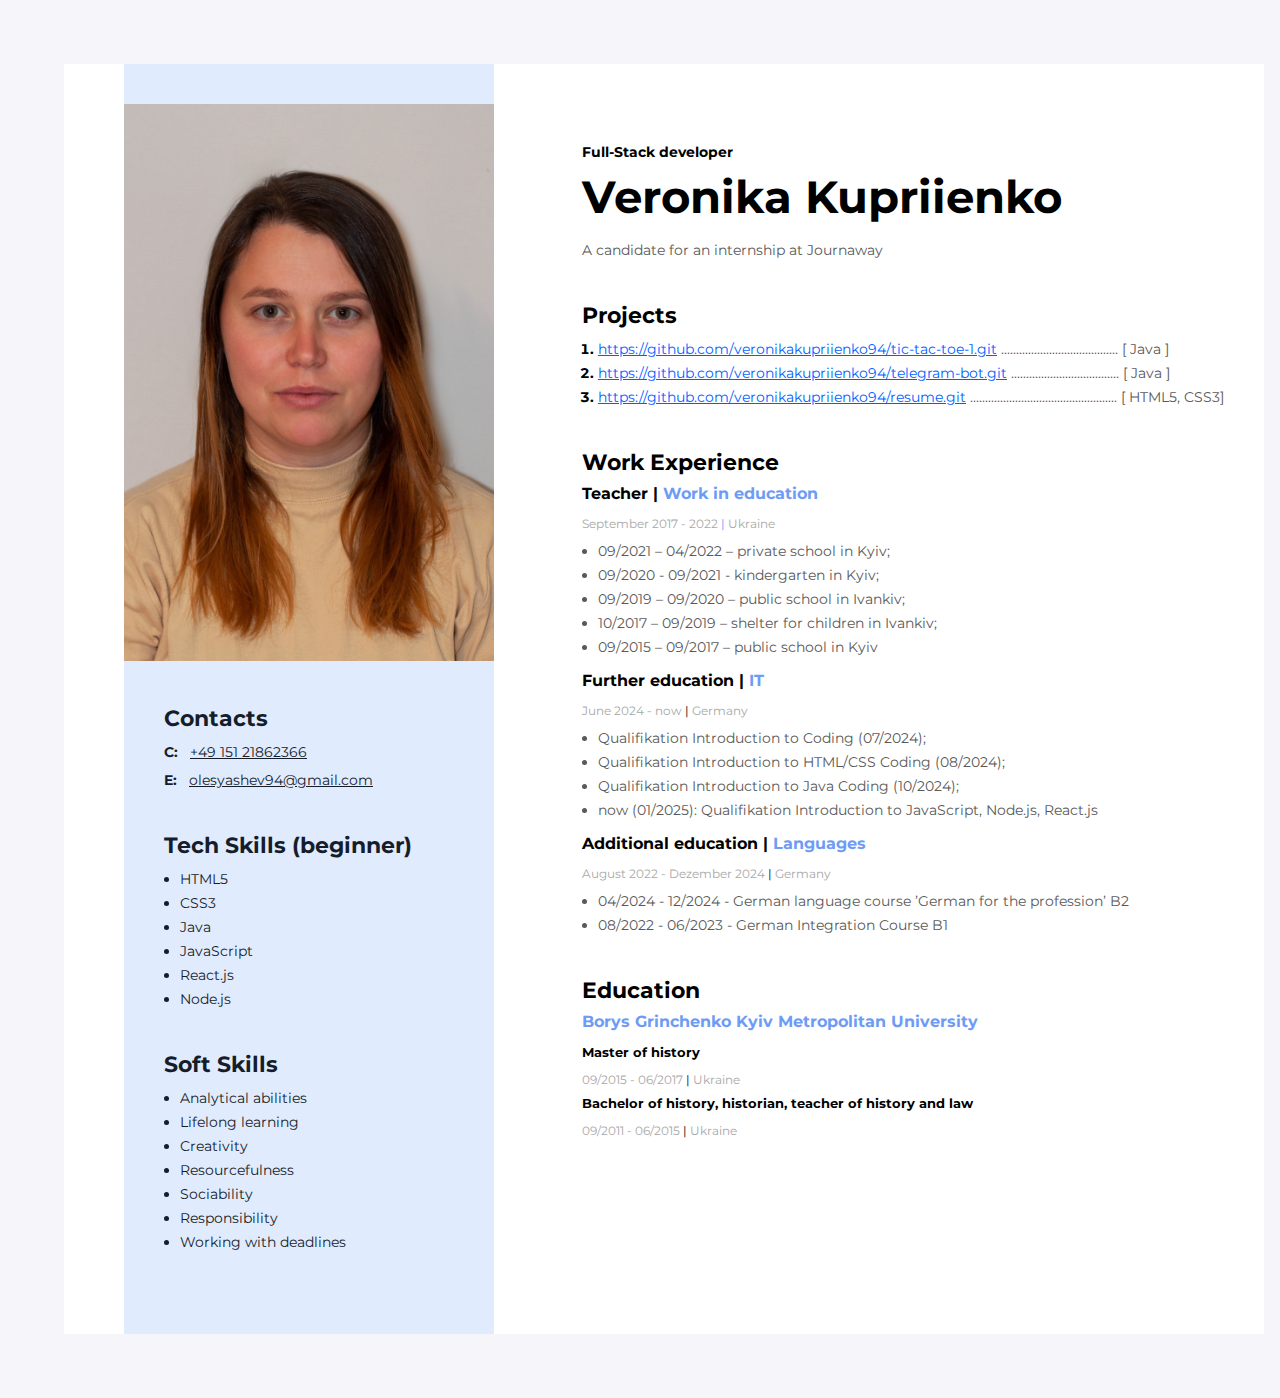
<file: resume project/index.html>
<!DOCTYPE html>
<html lang="en">
<head>
  <meta charset="UTF-8">
  <meta name="viewport" content="width=device-width, initial-scale=1.0">
  <title>My resume</title>
  <link rel="preconnect" href="https://fonts.googleapis.com">
<link rel="preconnect" href="https://fonts.gstatic.com" crossorigin>
<link 
href="https://fonts.googleapis.com/css2?family=Montserrat:wght@100..900&display=swap" 
rel="stylesheet">

  <link rel="stylesheet" href="css/styles.css">
</head>

<body>
<div class="container">
  <!-- Wrapper -->
  <div class="wrapper">

<!-- Main content -->
<div class="main-content">

   <!-- My info -->
   <div class="my-info ">
    <h2 class="my-profession">Full-Stack developer</h2>
    <h1 class="my-name">Veronika Kupriienko</h1>
    <p class="my-descr">A candidate for an internship at Journaway</p>
   </div> 
    <!-- My projects -->
<div class="my-projects-container">
<h3 class="my-projects-titel">Projects</h3>

<ol class="my-projects-list">
<li class="my-project-item">
  <a class="my-project-item-link" href="https://github.com/veronikakupriienko94/tic-tac-toe-1.git" target="_blank">https://github.com/veronikakupriienko94/tic-tac-toe-1.git</a>
<span class="my-project-item-tech">
  .......................................
  [ Java ] </span>

</li>
<li class="my-project-item">
  <a class="my-project-item-link" href="https://github.com/veronikakupriienko94/telegram-bot.git" target="_blank">https://github.com/veronikakupriienko94/telegram-bot.git</a>
  <span class="my-project-item-tech"> 
    ....................................
    [ Java ]</span>
   
</li>
<li class="my-project-item">
  <a class="my-project-item-link" href="https://github.com/veronikakupriienko94/resume.git" target="_blank">https://github.com/veronikakupriienko94/resume.git</a>
 <span class="my-project-item-tech"> 
 .................................................
  [ HTML5, CSS3] </span>

</li>
</ol>
</div>  

 <!-- Work Experience -->
<div>
  <h3 class="work-experience-titel">Work Experience</h3>

<!-- Company 1 -->
 <div class="work-experience-container">
  <h4 class="work-experience-company">Teacher <span class="work-experience-pediod-separator">|</span><span class="company-name"> Work in education</span></h4>
  <p class="work-experience-pediod">September 2017 - 2022  <span class="company-name">|</span>    Ukraine</p>
  
  <ul class="work-experience-duties-list">
    <li class="work-experience-duties-item">09/2021 – 04/2022 – private school in Kyiv;</li>
    <li class="work-experience-duties-item">09/2020 - 09/2021 - kindergarten in Kyiv;</li>
    <li class="work-experience-duties-item">09/2019 – 09/2020 – public school in Ivankiv;</li>
    <li class="work-experience-duties-item">10/2017 – 09/2019 – shelter for children in Ivankiv;</li>
    <li class="work-experience-duties-item">09/2015 – 09/2017 – public school in Kyiv</li>
  </ul>
 </div> 

<!-- Company 2 -->
<div class="work-experience-container">
  <h4 class="work-experience-company"> Further education <span class="work-experience-pediod-separator">|</span><span class="company-name"> IT</span>
  </h4>
  <p class="work-experience-pediod">June 2024  - now  <span class="work-experience-pediod-separator">|</span>    Germany</p>
  <ul class="work-experience-duties-list">
    <li class="work-experience-duties-item">Qualifikation Introduction to Coding (07/2024);</li>
    <li class="work-experience-duties-item">Qualifikation Introduction to HTML/CSS Coding (08/2024);</li>
    <li class="work-experience-duties-item">Qualifikation Introduction to Java Coding (10/2024);</li>
    <li class="work-experience-duties-item">now (01/2025): Qualifikation Introduction to JavaScript, Node.js, React.js</li>
  </ul>
</div>

<!-- Company 3 -->
<div class="work-experience-container">
  <h4 class="work-experience-company">Additional education <span class="work-experience-pediod-separator">|</span><span class="company-name"> Languages</span></h4>
  <p class="work-experience-pediod"> August 2022 - Dezember 2024  <span class="work-experience-pediod-separator">|</span>   Germany</p>
  <ul class="work-experience-duties-list">
    <li class="work-experience-duties-item">04/2024 - 12/2024 - German language course ʼGerman for the professionʼ B2</li>
    <li class="work-experience-duties-item">08/2022 - 06/2023 - German Integration Course B1</li>
  </ul>
</div>
</div>   

<!-- Education -->
<div class="education">
<div class="work-experience-container">
  <h3 class="work-experience-titel">Education</h3>
  <h4 class="work-experience-company"> <span class="company-name">Borys Grinchenko Kyiv Metropolitan University</span></h4>
  <h5 class="work-experience-company-management">Master of history</h5>
  <p class="work-experience-pediod">09/2015 - 06/2017   <span class="work-experience-pediod-separator">|</span>   Ukraine</p>
  <h5 class="work-experience-company-management">Bachelor of history, historian, teacher of history and law</h5>
  <p class="work-experience-pediod">09/2011 - 06/2015   <span class="work-experience-pediod-separator">|</span>   Ukraine</p>
  </div>
</div>
</div>

<!-- Sidebar -->
      <aside class="sidebar">
        <img src="img/IMAGE 2024-03-18 16:19:59.jpg" alt="img" width="370">
        
<div class="sidebar-content">

        <!-- Contacts -->
        <div class="contacts-container">
          <h3 class="contacts-title">Contacts</h3>
          <p class="contacts-item">
            <span class="contacts-type">C:</span> 
            <a class="contacts-link" href="tel:+4915121862366">+49 151 21862366</a>
          </p>
<p class="contacts-item"> 
  <span class="contacts-type">E:</span> 
  <a class="contacts-link" href="mailto:olesyashev94@gmail.com">olesyashev94@gmail.com</a>
</p>
        </div>

        <!-- Tech Skills -->
        <div class="skills-container">
          <h3 class="skills-title">Tech Skills (beginner)</h3>
          <ul class="skills-list">
          <li class="skills-list-item">HTML5</li>
          <li class="skills-list-item">CSS3</li>
          <li class="skills-list-item">Java</li>
          <li class="skills-list-item">JavaScript</li>
          <li class="skills-list-item">React.js</li>
          <li class="skills-list-item">Node.js</li>
          </ul>
         </div>

         <!-- Soft skills -->
         <div class="soft-skills-container">
          <h3 class="soft-skills-titel">Soft Skills</h3>
          <ul class="soft-skills-list">
            <li class="soft-skills-list-item">Analytical abilities</li>
            <li class="soft-skills-list-item">Lifelong learning</li>
            <li class="soft-skills-list-item">Creativity</li>
            <li class="soft-skills-list-item">Resourcefulness</li>
            <li class="soft-skills-list-item">Sociability</li>  
            <li class="soft-skills-list-item">Responsibility</li>
            <li class="soft-skills-list-item"> Working with deadlines</li>
           
          </ul>
         </div>

        </div>
      </aside>
            </div> 
          </div>

  

</body>
</html>
</file>
<file: resume project/css/styles.css>
.container{
  width: 100%;
  max-width: 1240px ;
  margin: 0 auto;
  padding: 24px;
}

body{
  background: #f6f6fa;
  padding-left: 40px;
  padding-top: 40px;
  padding-right: 40px;
  padding-bottom: 40px;
  font-family: "Montserrat", sans-serif;
  margin: 0;
  overflow-x: hidden;
}

ul, ol {
  margin-top: 0;
  margin-bottom: 0;
}

.wrapper {
  background: #ffffff;
  display: flex;
  flex-direction: row-reverse;
  width: 100%;
  max-width: 1240px;
  margin: 0 auto;
  box-sizing: border-box;
}

.main-content{
  padding-left: 88px;
  padding-top: 80px;
  padding-right: 40px;
  padding-bottom: 80px;
  box-sizing: border-box;
}

.sidebar {
  background: #e0ebfe;
  padding-top: 40px;
  padding-bottom: 40px;
  box-sizing: border-box;
  width: 370px; 
}

.sidebar-content {
  padding-left: 40px;
  padding-top: 40px;
  padding-right: 40px;
  box-sizing: border-box;
}

.sidebar img {
  width: 100%;
  max-width: 370px;
  height: auto;
}

.contacts-title {
  color: #161d2a;
  font-size: 22px;
  font-weight: 700;
  line-height: normal;
  margin-top: 0;
  margin-bottom: 8px;
}

.contacts-type {
color: #161d2a; 
font-size: 14px;
font-weight: 700;
line-height: 24px;
margin-right: 8px;
}

.contacts-link {
color: #161d2a;
font-size: 14px;
font-weight: 400;
line-height: 24px ;
text-decoration-line: underline;
}

 .contacts-link:hover {
color: #2979ff;
font-size: 16px;
 }


.contacts-item {
  margin-top: 0;
  margin-bottom: 4px;
}

.contacts-container {
margin-bottom: 40px;
}

.skills-container {
  margin-bottom: 40px;
}

.skills-title {
  color: #161d2a;
  font-size: 22px;
  font-weight: 700;
  line-height: normal;
  margin-top: 0;
  margin-bottom: 8px;
  }

  .skills-list {
    padding-left: 16px;

  }

.skills-list-item {
color: #161d2a;
font-size: 14px;
font-weight: 400;
line-height: 24px;
}

.soft-skills-container{
  margin-bottom: 40px;
}

.soft-skills-titel {
  color: #161d2a;
  font-size: 22px;
  font-weight: 700;
  line-height: normal;
  margin-top: 0px;
  margin-bottom: 8px;
}

.soft-skills-list {
  padding-left: 16px;
}

.soft-skills-list-item {
  color: #161d2a;
  font-size: 14px;
  font-weight: 400;
  line-height: 24px;
}

.my-profession {
color: #000;
font-size: 14px;
font-weight: 700;
line-height: 17px;
margin-top: 0;
margin-bottom: 8px;
}

.my-name {
color: #000;
font-size: 45px;
font-weight: 700;
line-height: 55px;
margin-top: 0;
margin-bottom: 12px;
}

.my-descr{
color: #595959;
font-size: 14px;
font-weight: 400;
line-height: 24px;
}

.my-info {
  margin-bottom: 40px;
}

.my-projects-titel {
color: #000;
font-size: 22px;
font-weight: 700;
line-height: 27px;
margin-top: 0;
margin-bottom: 8px;
}

.my-project-item {
color: #000;
font-size: 14px;
font-weight: 700;
line-height: 24px;
}

.my-projects-list {
  padding-left: 16px;
}

.my-project-item-link {
color: #005FFF;
font-size: 14px;
font-weight: 400;
line-height: 24px;
}

.my-project-item-link:hover {
  color: #000000;
}

.my-project-item-tech{
color: #595959;
font-size: 14px;
font-weight: 400;
line-height: 24px;
}

.my-projects-container{
  margin-bottom: 40px;
}

.work-experience-titel{
color: #000;
font-size: 22px;
font-weight: 700;
line-height: 27px;
margin-top: 0;
margin-bottom: 8px;
}

.work-experience-company {
  color: #000;
  font-size: 16px;
  font-weight: 700;
  line-height: 20px;
  margin-top: 0;
  margin-bottom: 12px;
}

.company-name {
  color: #6d9bf5;
}

.work-experience-pediod{
color: #a8a8a8;
font-size: 12px;
font-weight: 400;
line-height: 15px;
margin-bottom: 8px;
}

.work-experience-pediod-separator{
  color: #000;
}

.work-experience-duties-list {
  padding-left: 16px;
}

.work-experience-duties-item {
color: #595959;
font-size: 14px;
font-weight: 400;
line-height: 24px;
}

.work-experience-container {
  margin-bottom: 12px;
}

.work-experience-company-management{
  margin-top: 0;
  margin-bottom: 8px;
}

.education {
  margin-top: 40px;
}
</file>
